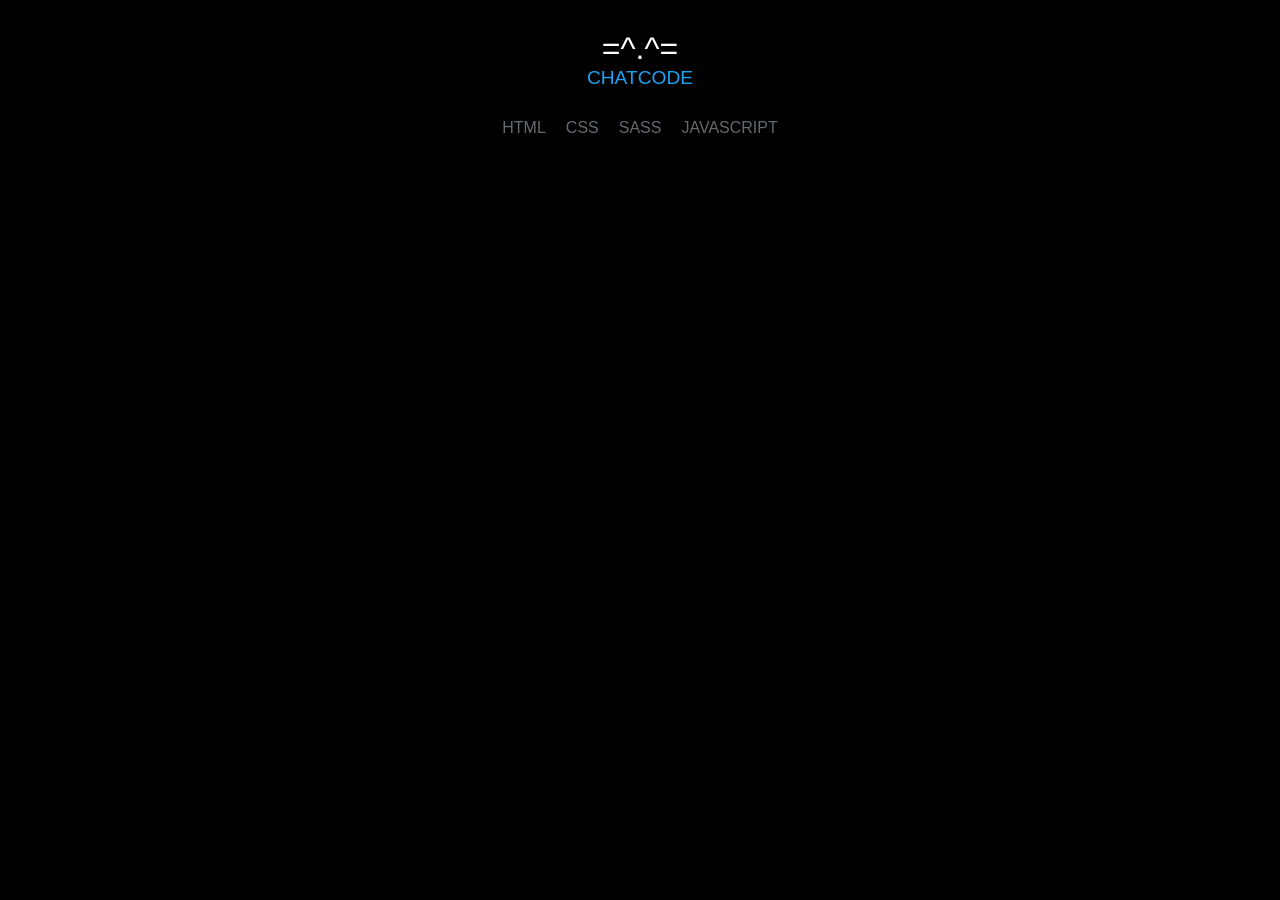
<file: index.html>
<!DOCTYPE html>
<html lang="fr">
<head>
    <meta charset="UTF-8">
    <meta http-equiv="X-UA-Compatible" content="IE=edge">
    <meta name="viewport" content="width=device-width, initial-scale=1.0">
    <link href="../css/style.css" rel="stylesheet">
    <link rel="stylesheet" href="../prism/prism.css" />
    <script src="../prism/prism.js"></script>
    <title>Flexbox</title>
</head>
<body>
    <header>
        <a href="../index.html">
            <p class="logo-chat">=^.^=</p>
            <p class="logo-texte">CHATCODE</p>
        </a>
        <nav>
            <ul>
                <li>
                    <a href="html/html.html">
                        HTML
                    </a>
                </li>
                <li>
                    <a href="">
                        CSS
                    </a>
                </li>
                <li>
                    <a href="">
                        SASS
                    </a>
                </li>
                <li>
                    <a href="/html/javascript.html">
                        JAVASCRIPT
                    </a>
                </li>
            </ul>
        </nav>
    </header>
    <main>
            
    </main>
</body>
</html>
</file>
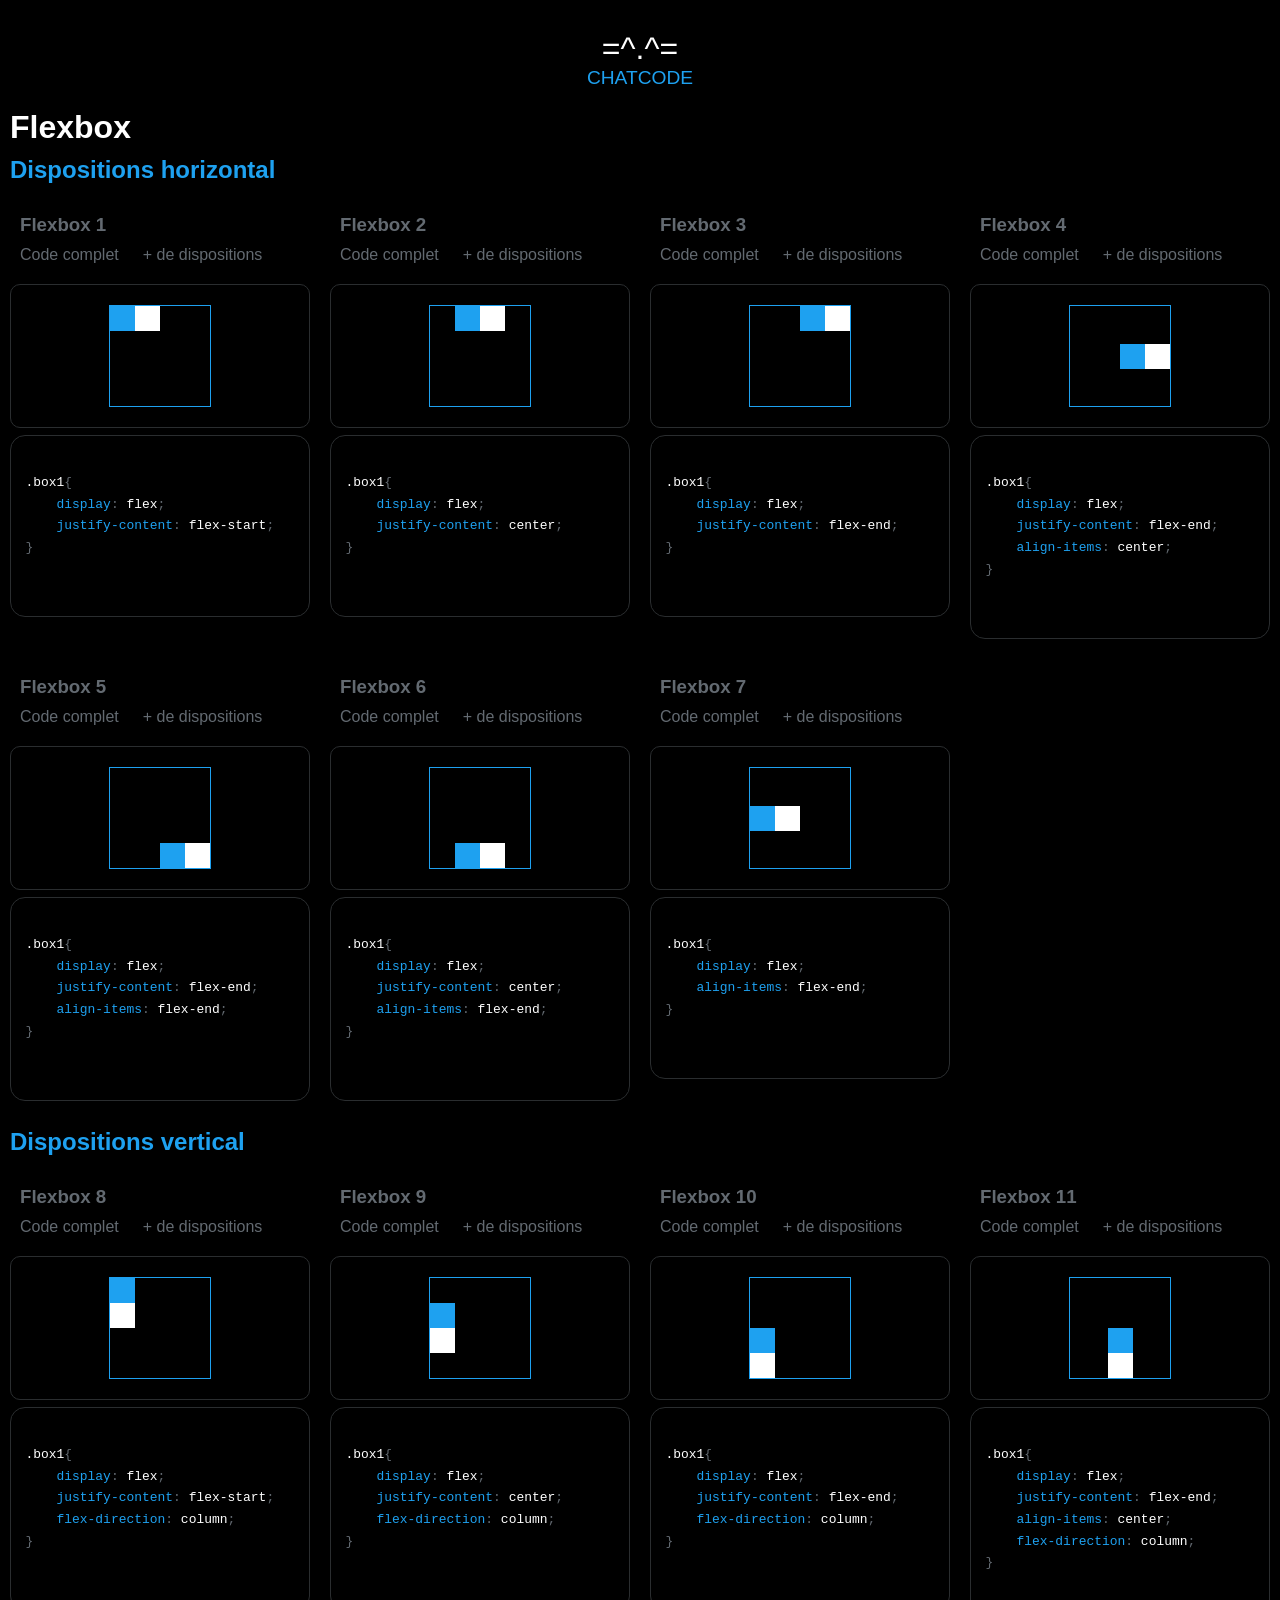
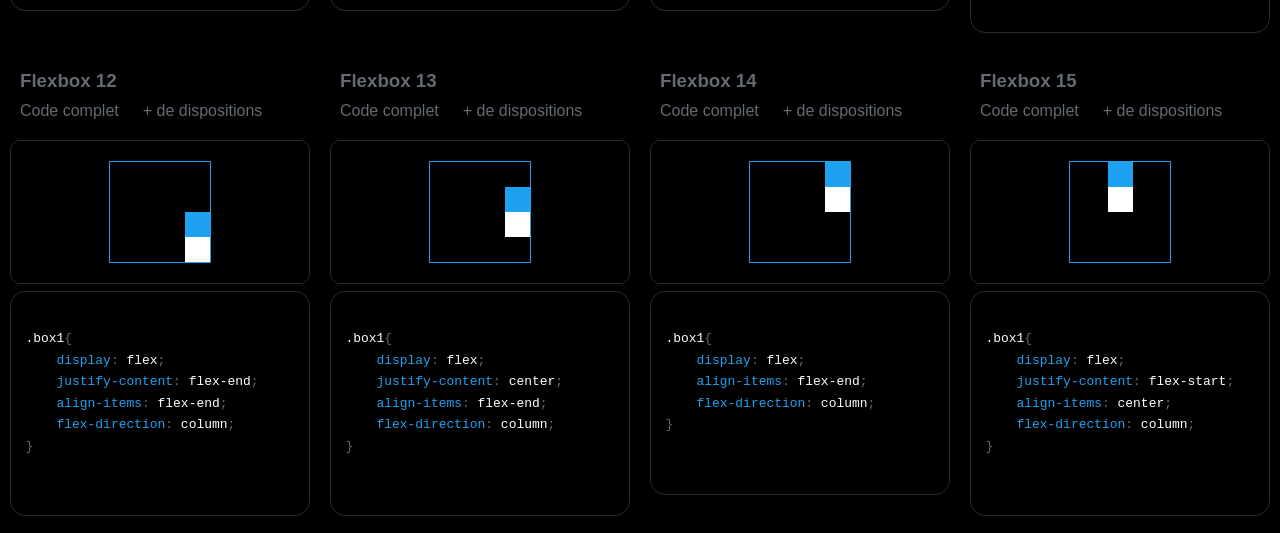
<file: html/flexbox0.html>
<!DOCTYPE html>
<html lang="fr">
<head>
    <meta charset="UTF-8">
    <meta http-equiv="X-UA-Compatible" content="IE=edge">
    <meta name="viewport" content="width=device-width, initial-scale=1.0">
    <link href="../css/style.css" rel="stylesheet">
    <link rel="stylesheet" href="../prism/prism.css" />
    <script src="../prism/prism.js"></script>
    <title>Flexbox</title>
</head>
<body>
    <header>
        <a href="../index.html">
            <p class="logo-chat">=^.^=</p>
            <p class="logo-texte">CHATCODE</p>
        </a>
    </header>
    <main>
        <h1>Flexbox</h1>
        <h2>Dispositions horizontal</h2>
        <article class="article-flexbox">
            <section class="section-flexbox">
                <h3>Flexbox 1</h3>
                <a href="https://codepen.io/ElieMan/pen/BaRrOoE" target="_blank">Code complet</a>
                <a class="plus" href="./flexbox1.html">+ de dispositions</a>
                <div class="box-exemple">
                    <div class="justify-content0 box-exemple__template">
                        <div class="box-exemple__template--box2"></div>
                        <div class="box-exemple__template--box3"></div>
                    </div>
                </div>
                <pre class="code">
                    <code class="language-css">   
.box1{
    display: flex;
    justify-content: flex-start;
}
                    </code>
                </pre>
            </section>
            <section class="section-flexbox">
                <h3>Flexbox 2</h3>
                <a href="https://codepen.io/ElieMan/pen/qBmoMRx" target="_blank">Code complet</a>
                <a class="plus" href="./flexbox1.html">+ de dispositions</a>
                <div class="box-exemple">
                    <div class="justify-content1 box-exemple__template">
                        <div class="box-exemple__template--box2"></div>
                        <div class="box-exemple__template--box3"></div>
                    </div>
                </div>
                <pre class="code">
                    <code class="language-css">   
.box1{
    display: flex;
    justify-content: center;
}
                    </code>
                </pre>
            </section>
            <section class="section-flexbox">
                <h3>Flexbox 3</h3>
                <a href="https://codepen.io/ElieMan/pen/vYmRzmQ" target="_blank">Code complet</a>
                <a class="plus" href="./flexbox1.html">+ de dispositions</a>
                <div class="box-exemple">
                    <div class="justify-content2 box-exemple__template">
                        <div class="box-exemple__template--box2"></div>
                        <div class="box-exemple__template--box3"></div>
                    </div>
                </div>
                <pre class="code">
                    <code class="language-css">   
.box1{
    display: flex;
    justify-content: flex-end;
}
                    </code>
                </pre>
            </section>
            <section class="section-flexbox">
                <h3>Flexbox 4</h3>
                <a href="https://codepen.io/ElieMan/pen/wvdmErw" target="_blank">Code complet</a>
                <a class="plus" href="./flexbox4.html">+ de dispositions</a>
                <div class="box-exemple">
                    <div class="justify-content2 align-items1 box-exemple__template">
                        <div class="box-exemple__template--box2"></div>
                        <div class="box-exemple__template--box3"></div>
                    </div>
                </div>
                <pre class="code">
                    <code class="language-css">   
.box1{
    display: flex;
    justify-content: flex-end;
    align-items: center;
}
                    </code>
                </pre>
            </section>
            <section class="section-flexbox">
                <h3>Flexbox 5</h3>
                <a href="https://codepen.io/ElieMan/pen/jOmzvzr" target="_blank">Code complet</a>
                <a class="plus" href="./flexbox5.html">+ de dispositions</a>
                <div class="box-exemple">
                    <div class="justify-content2 align-items2 box-exemple__template">
                        <div class="box-exemple__template--box2"></div>
                        <div class="box-exemple__template--box3"></div>
                    </div>
                </div>
                <pre class="code">
                    <code class="language-css">   
.box1{
    display: flex;
    justify-content: flex-end;
    align-items: flex-end;
}
                    </code>
                </pre>
            </section>
            <section class="section-flexbox">
                <h3>Flexbox 6</h3>
                <a href="https://codepen.io/ElieMan/pen/wvdmQGm" target="_blank">Code complet</a>
                <a class="plus" href="./flexbox5.html">+ de dispositions</a>
                <div class="box-exemple">
                    <div class="justify-content1 align-items2 box-exemple__template">
                        <div class="box-exemple__template--box2"></div>
                        <div class="box-exemple__template--box3"></div>
                    </div>
                </div>
                <pre class="code">
                    <code class="language-css">   
.box1{
    display: flex;
    justify-content: center;
    align-items: flex-end;
}
                    </code>
                </pre>
            </section>
            <section class="section-flexbox">
                <h3>Flexbox 7</h3>
                <a href="https://codepen.io/ElieMan/pen/mdmxQEM" target="_blank">Code complet</a>
                <a class="plus" href="./flexbox4.html">+ de dispositions</a>
                <div class="box-exemple">
                    <div class="justify-content3 align-items1 box-exemple__template">
                        <div class="box-exemple__template--box2"></div>
                        <div class="box-exemple__template--box3"></div>
                    </div>
                </div>
                <pre class="code">
                    <code class="language-css">   
.box1{
    display: flex;
    align-items: flex-end;
}
                    </code>
                </pre>
            </section>
        </article>
        <h2>Dispositions vertical</h2>
        <article class="article-flexbox">
            <section class="section-flexbox">
                <h3>Flexbox 8</h3>
                <a href="https://codepen.io/ElieMan/pen/VwbXVKP" target="_blank">Code complet</a>
                <a class="plus" href="./flexbox8.html">+ de dispositions</a>
                <div class="box-exemple">
                    <div class="justify-content0 box-exemple__template vertical">
                        <div class="box-exemple__template--box2"></div>
                        <div class="box-exemple__template--box3"></div>
                    </div>
                </div>
                <pre class="code">
                    <code class="language-css">   
.box1{
    display: flex;
    justify-content: flex-start;
    flex-direction: column;
}
                    </code>
                </pre>
            </section>
            <section class="section-flexbox">
                <h3>Flexbox 9</h3>
                <a href="https://codepen.io/ElieMan/pen/xxdWQRw" target="_blank">Code complet</a>
                <a class="plus" href="./flexbox8.html">+ de dispositions</a>
                <div class="box-exemple">
                    <div class="justify-content1 box-exemple__template vertical">
                        <div class="box-exemple__template--box2"></div>
                        <div class="box-exemple__template--box3"></div>
                    </div>
                </div>
                <pre class="code">
                    <code class="language-css">   
.box1{
    display: flex;
    justify-content: center;
    flex-direction: column;
}
                    </code>
                </pre>
            </section>
            <section class="section-flexbox">
                <h3>Flexbox 10</h3>
                <a href="https://codepen.io/ElieMan/pen/NWjMpyW" target="_blank">Code complet</a>
                <a class="plus" href="./flexbox8.html">+ de dispositions</a>
                <div class="box-exemple">
                    <div class="justify-content2 box-exemple__template vertical">
                        <div class="box-exemple__template--box2"></div>
                        <div class="box-exemple__template--box3"></div>
                    </div>
                </div>
                <pre class="code">
                    <code class="language-css">   
.box1{
    display: flex;
    justify-content: flex-end;
    flex-direction: column;
}
                    </code>
                </pre>
            </section>
            <section class="section-flexbox">
                <h3>Flexbox 11</h3>
                <a href="https://codepen.io/ElieMan/pen/poPVaRr" target="_blank">Code complet</a>
                <a class="plus" href="./flexbox11.html">+ de dispositions</a>
                <div class="box-exemple">
                    <div class="justify-content2 align-items1 box-exemple__template vertical">
                        <div class="box-exemple__template--box2"></div>
                        <div class="box-exemple__template--box3"></div>
                    </div>
                </div>
                <pre class="code">
                    <code class="language-css">   
.box1{
    display: flex;
    justify-content: flex-end;
    align-items: center;
    flex-direction: column;
}
                    </code>
                </pre>
            </section>
            <section class="section-flexbox">
                <h3>Flexbox 12</h3>
                <a href="https://codepen.io/ElieMan/pen/oNWagQY" target="_blank">Code complet</a>
                <a class="plus" href="./flexbox12.html">+ de dispositions</a>
                <div class="box-exemple">
                    <div class="justify-content2 align-items2 box-exemple__template vertical">
                        <div class="box-exemple__template--box2"></div>
                        <div class="box-exemple__template--box3"></div>
                    </div>
                </div>
                <pre class="code">
                    <code class="language-css">   
.box1{
    display: flex;
    justify-content: flex-end;
    align-items: flex-end;
    flex-direction: column;
}
                    </code>
                </pre>
            </section>
            <section class="section-flexbox">
                <h3>Flexbox 13</h3>
                <a href="https://codepen.io/ElieMan/pen/ZEKqYmd" target="_blank">Code complet</a>
                <a class="plus" href="./flexbox12.html">+ de dispositions</a>
                <div class="box-exemple">
                    <div class="justify-content1 align-items2 box-exemple__template vertical">
                        <div class="box-exemple__template--box2"></div>
                        <div class="box-exemple__template--box3"></div>
                    </div>
                </div>
                <pre class="code">
                    <code class="language-css">   
.box1{
    display: flex;
    justify-content: center;
    align-items: flex-end;
    flex-direction: column;
}
                    </code>
                </pre>
            </section>
            <section class="section-flexbox">
                <h3>Flexbox 14</h3>
                <a href="https://codepen.io/ElieMan/pen/NWjOPeL" target="_blank">Code complet</a>
                <a class="plus" href="./flexbox12.html">+ de dispositions</a>
                <div class="box-exemple">
                    <div class="justify-content3 align-items2 box-exemple__template vertical">
                        <div class="box-exemple__template--box2"></div>
                        <div class="box-exemple__template--box3"></div>
                    </div>
                </div>
                <pre class="code">
                    <code class="language-css">   
.box1{
    display: flex;
    align-items: flex-end;
    flex-direction: column;
}
                    </code>
                </pre>
            </section>
            <section class="section-flexbox">
                <h3>Flexbox 15</h3>
                <a href="https://codepen.io/ElieMan/pen/dyWgXGQ" target="_blank">Code complet</a>
                <a class="plus" href="./flexbox11.html">+ de dispositions</a>
                <div class="box-exemple">
                    <div class="justify-content3 align-items1 box-exemple__template vertical">
                        <div class="box-exemple__template--box2"></div>
                        <div class="box-exemple__template--box3"></div>
                    </div>
                </div>
                <pre class="code">
                    <code class="language-css">   
.box1{
    display: flex;
    justify-content: flex-start;
    align-items: center;
    flex-direction: column;
}
                    </code>
                </pre>
            </section>
        </article>
    </main>
</body>
</html>
</file>
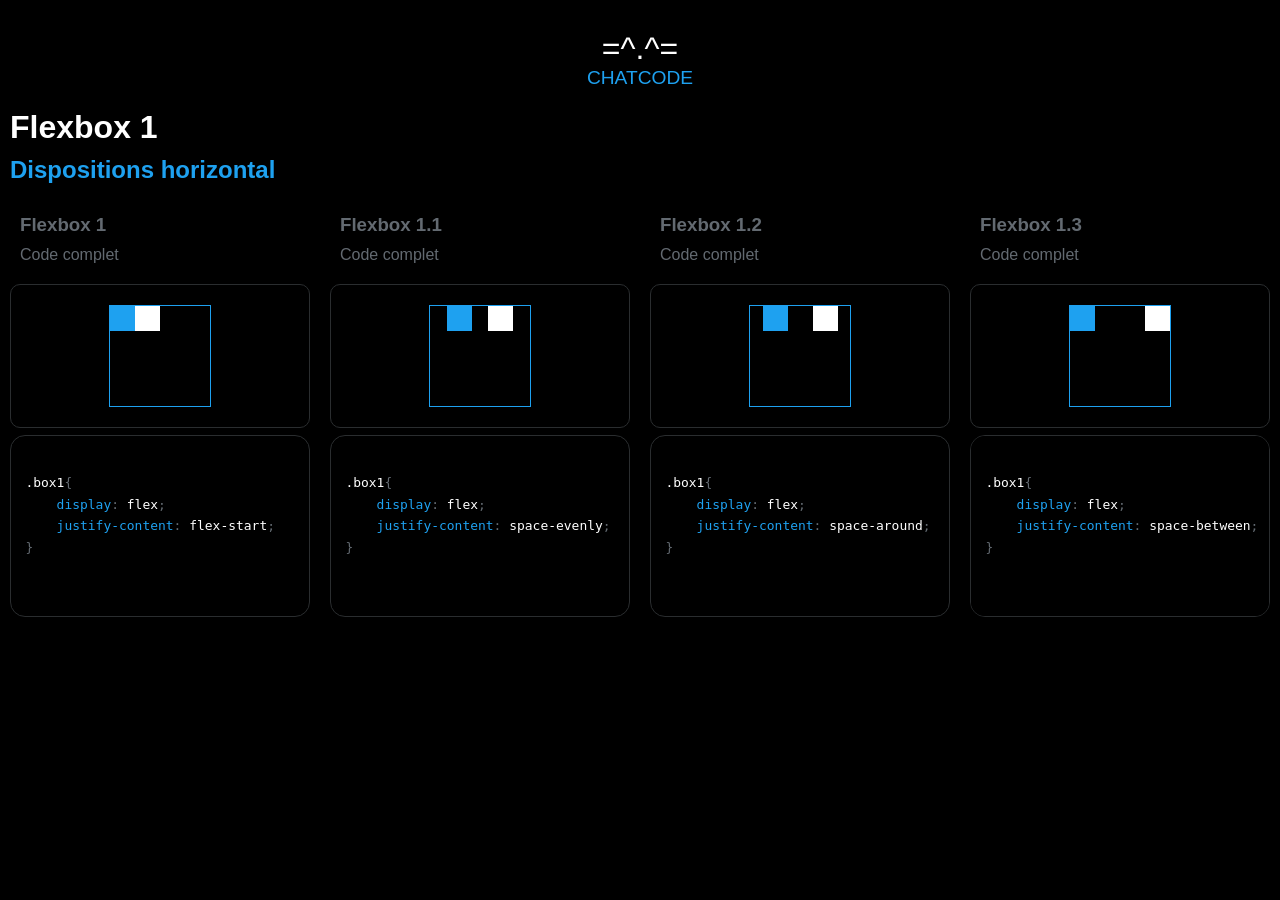
<file: html/flexbox1.html>
<!DOCTYPE html>
<html lang="fr">
<head>
    <meta charset="UTF-8">
    <meta http-equiv="X-UA-Compatible" content="IE=edge">
    <meta name="viewport" content="width=device-width, initial-scale=1.0">
    <link href="../css/style.css" rel="stylesheet">
    <link rel="stylesheet" href="../prism/prism.css" />
    <script src="../prism/prism.js"></script>
    <title>Flexbox</title>
</head>
<body>
    <header>
        <a href="../index.html">
            <p class="logo-chat">=^.^=</p>
            <p class="logo-texte">CHATCODE</p>
        </a>
    </header>
    <main>
        <h1>Flexbox 1</h1>
        <h2>Dispositions horizontal</h2>
        <article class="article-flexbox">
            <section class="section-flexbox">
                <h3>Flexbox 1</h3>
                <a href="https://codepen.io/ElieMan/pen/BaRrOoE" target="_blank">Code complet</a>
                <div class="box-exemple">
                    <div class="justify-content0 box-exemple__template">
                        <div class="box-exemple__template--box2"></div>
                        <div class="box-exemple__template--box3"></div>
                    </div>
                </div>
                <pre class="code">
                    <code class="language-css">   
.box1{
    display: flex;
    justify-content: flex-start;
}
                    </code>
                </pre>
            </section>
            <section class="section-flexbox">
                <h3>Flexbox 1.1</h3>
                <a href="https://codepen.io/ElieMan/pen/ExmErEM" target="_blank">Code complet</a>
                <div class="box-exemple">
                    <div class="space-evenly box-exemple__template">
                        <div class="box-exemple__template--box2"></div>
                        <div class="box-exemple__template--box3"></div>
                    </div>
                </div>
                <pre class="code">
                    <code class="language-css">   
.box1{
    display: flex;
    justify-content: space-evenly;
}
                    </code>
                </pre>
            </section>
            <section class="section-flexbox">
                <h3>Flexbox 1.2</h3>
                <a href="https://codepen.io/ElieMan/pen/MWmVLBq" target="_blank">Code complet</a>
                <div class="box-exemple">
                    <div class="space-around box-exemple__template">
                        <div class="box-exemple__template--box2"></div>
                        <div class="box-exemple__template--box3"></div>
                    </div>
                </div>
                <pre class="code">
                    <code class="language-css">   
.box1{
    display: flex;
    justify-content: space-around;
}
                    </code>
                </pre>
            </section>
            <section class="section-flexbox">
                <h3>Flexbox 1.3</h3>
                <a href="https://codepen.io/ElieMan/pen/VwbXobB" target="_blank">Code complet</a>
                <div class="box-exemple">
                    <div class="space-between box-exemple__template">
                        <div class="box-exemple__template--box2"></div>
                        <div class="box-exemple__template--box3"></div>
                    </div>
                </div>
                <pre class="code">
                    <code class="language-css">   
.box1{
    display: flex;
    justify-content: space-between;
}
                    </code>
                </pre>
            </section>
       </article>
    </main>
</body>
</html>
</file>
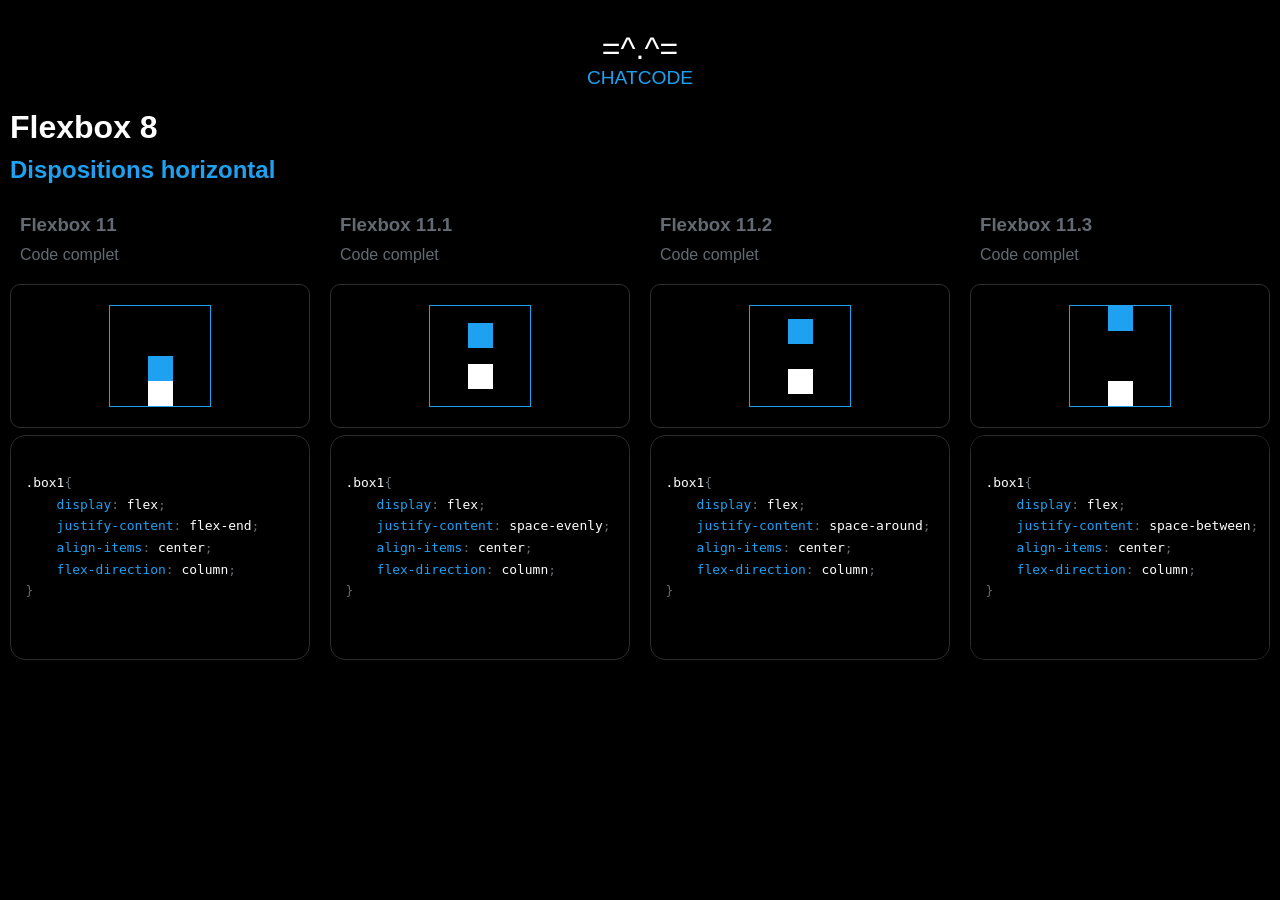
<file: html/flexbox11.html>
<!DOCTYPE html>
<html lang="fr">
<head>
    <meta charset="UTF-8">
    <meta http-equiv="X-UA-Compatible" content="IE=edge">
    <meta name="viewport" content="width=device-width, initial-scale=1.0">
    <link href="../css/style.css" rel="stylesheet">
    <link rel="stylesheet" href="../prism/prism.css" />
    <script src="../prism/prism.js"></script>
    <title>Flexbox</title>
</head>
<body>
    <header>
        <a href="../index.html">
            <p class="logo-chat">=^.^=</p>
            <p class="logo-texte">CHATCODE</p>
        </a>
    </header>
    <main>
        <h1>Flexbox 8</h1>
        <h2>Dispositions horizontal</h2>
        <article class="article-flexbox">
            <section class="section-flexbox">
                <h3>Flexbox 11</h3>
                <a href="https://codepen.io/ElieMan/pen/poPVaRr" target="_blank">Code complet</a>
                <div class="box-exemple">
                    <div class="justify-content2 align-items1 box-exemple__template vertical">
                        <div class="box-exemple__template--box2"></div>
                        <div class="box-exemple__template--box3"></div>
                    </div>
                </div>
                <pre class="code">
                    <code class="language-css">   
.box1{
    display: flex;
    justify-content: flex-end;
    align-items: center;
    flex-direction: column;
}
                    </code>
                </pre>
            </section>
            <section class="section-flexbox">
                <h3>Flexbox 11.1</h3>
                <a href="https://codepen.io/ElieMan/pen/abWRNXL" target="_blank">Code complet</a>
                <div class="box-exemple">
                    <div class="space-evenly align-items1 box-exemple__template vertical">
                        <div class="box-exemple__template--box2"></div>
                        <div class="box-exemple__template--box3"></div>
                    </div>
                </div>
                <pre class="code">
                    <code class="language-css">   
.box1{
    display: flex;
    justify-content: space-evenly;
    align-items: center;
    flex-direction: column;
}
                    </code>
                </pre>
            </section>
            <section class="section-flexbox">
                <h3>Flexbox 11.2</h3>
                <a href="https://codepen.io/ElieMan/pen/JjNmXzp" target="_blank">Code complet</a>
                <div class="box-exemple">
                    <div class="space-around align-items1 box-exemple__template vertical">
                        <div class="box-exemple__template--box2"></div>
                        <div class="box-exemple__template--box3"></div>
                    </div>
                </div>
                <pre class="code">
                    <code class="language-css">   
.box1{
    display: flex;
    justify-content: space-around;
    align-items: center;
    flex-direction: column;
}
                    </code>
                </pre>
            </section>
            <section class="section-flexbox">
                <h3>Flexbox 11.3</h3>
                <a href="https://codepen.io/ElieMan/pen/YzVJqMJ" target="_blank">Code complet</a>
                <div class="box-exemple">
                    <div class="space-between align-items1 box-exemple__template vertical">
                        <div class="box-exemple__template--box2"></div>
                        <div class="box-exemple__template--box3"></div>
                    </div>
                </div>
                <pre class="code">
                    <code class="language-css">   
.box1{
    display: flex;
    justify-content: space-between;
    align-items: center;
    flex-direction: column;
}
                    </code>
                </pre>
            </section>
       </article>
    </main>
</body>
</html>
</file>
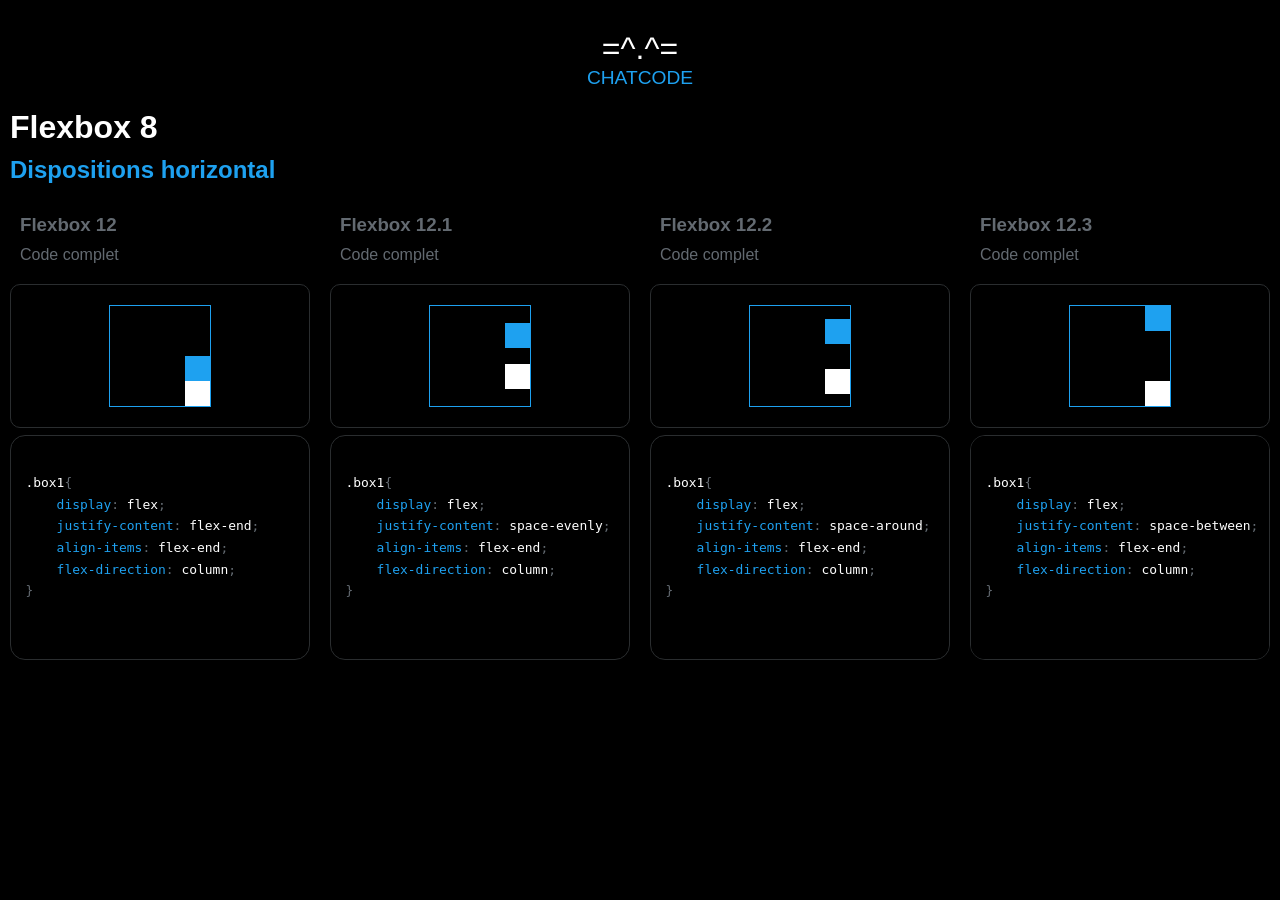
<file: html/flexbox12.html>
<!DOCTYPE html>
<html lang="fr">
<head>
    <meta charset="UTF-8">
    <meta http-equiv="X-UA-Compatible" content="IE=edge">
    <meta name="viewport" content="width=device-width, initial-scale=1.0">
    <link href="../css/style.css" rel="stylesheet">
    <link rel="stylesheet" href="../prism/prism.css" />
    <script src="../prism/prism.js"></script>
    <title>Flexbox</title>
</head>
<body>
    <header>
        <a href="../index.html">
            <p class="logo-chat">=^.^=</p>
            <p class="logo-texte">CHATCODE</p>
        </a>
    </header>
    <main>
        <h1>Flexbox 8</h1>
        <h2>Dispositions horizontal</h2>
        <article class="article-flexbox">
            <section class="section-flexbox">
                <h3>Flexbox 12</h3>
                <a href="https://codepen.io/ElieMan/pen/oNWagQY" target="_blank">Code complet</a>
                <div class="box-exemple">
                    <div class="justify-content2 align-items2 box-exemple__template vertical">
                        <div class="box-exemple__template--box2"></div>
                        <div class="box-exemple__template--box3"></div>
                    </div>
                </div>
                <pre class="code">
                    <code class="language-css">   
.box1{
    display: flex;
    justify-content: flex-end;
    align-items: flex-end;
    flex-direction: column;
}
                    </code>
                </pre>
            </section>
            <section class="section-flexbox">
                <h3>Flexbox 12.1</h3>
                <a href="https://codepen.io/ElieMan/pen/oNWaxKM" target="_blank">Code complet</a>
                <div class="box-exemple">
                    <div class="space-evenly align-items2 box-exemple__template vertical">
                        <div class="box-exemple__template--box2"></div>
                        <div class="box-exemple__template--box3"></div>
                    </div>
                </div>
                <pre class="code">
                    <code class="language-css">   
.box1{
    display: flex;
    justify-content: space-evenly;
    align-items: flex-end;
    flex-direction: column;
}
                    </code>
                </pre>
            </section>
            <section class="section-flexbox">
                <h3>Flexbox 12.2</h3>
                <a href="https://codepen.io/ElieMan/pen/rNmqLNz" target="_blank">Code complet</a>
                <div class="box-exemple">
                    <div class="space-around align-items2 box-exemple__template vertical">
                        <div class="box-exemple__template--box2"></div>
                        <div class="box-exemple__template--box3"></div>
                    </div>
                </div>
                <pre class="code">
                    <code class="language-css">   
.box1{
    display: flex;
    justify-content: space-around;
    align-items: flex-end;
    flex-direction: column;
}
                    </code>
                </pre>
            </section>
            <section class="section-flexbox">
                <h3>Flexbox 12.3</h3>
                <a href="https://codepen.io/ElieMan/pen/ZEKqOYK" target="_blank">Code complet</a>
                <div class="box-exemple">
                    <div class="space-between align-items2 box-exemple__template vertical">
                        <div class="box-exemple__template--box2"></div>
                        <div class="box-exemple__template--box3"></div>
                    </div>
                </div>
                <pre class="code">
                    <code class="language-css">   
.box1{
    display: flex;
    justify-content: space-between;
    align-items: flex-end;
    flex-direction: column;
}
                    </code>
                </pre>
            </section>
       </article>
    </main>
</body>
</html>
</file>
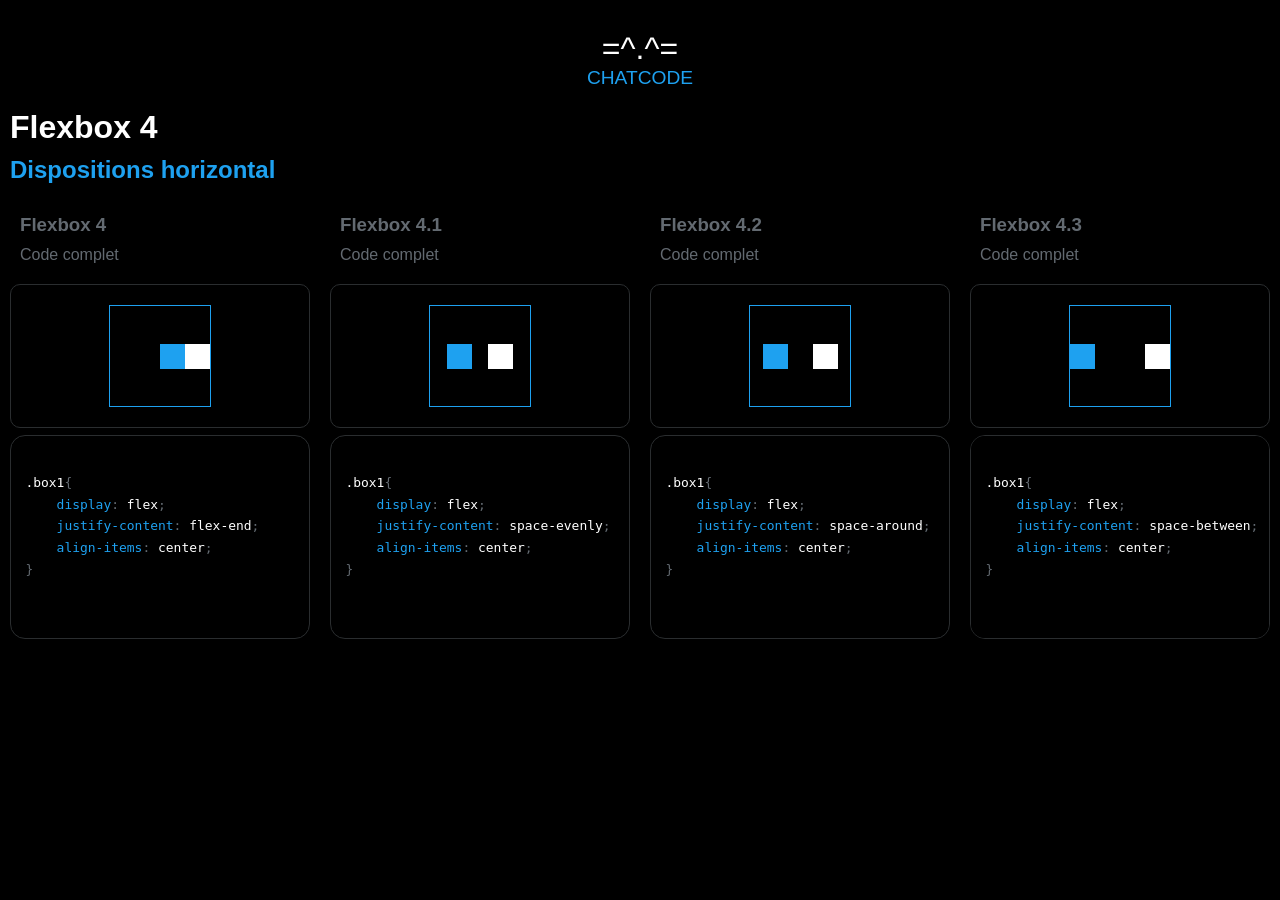
<file: html/flexbox4.html>
<!DOCTYPE html>
<html lang="fr">
<head>
    <meta charset="UTF-8">
    <meta http-equiv="X-UA-Compatible" content="IE=edge">
    <meta name="viewport" content="width=device-width, initial-scale=1.0">
    <link href="../css/style.css" rel="stylesheet">
    <link rel="stylesheet" href="../prism/prism.css" />
    <script src="../prism/prism.js"></script>
    <title>Flexbox</title>
</head>
<body>
    <header>
        <a href="../index.html">
            <p class="logo-chat">=^.^=</p>
            <p class="logo-texte">CHATCODE</p>
        </a>
    </header>
    <main>
        <h1>Flexbox 4</h1>
        <h2>Dispositions horizontal</h2>
        <article class="article-flexbox">
            <section class="section-flexbox">
                <h3>Flexbox 4</h3>
                <a href="https://codepen.io/ElieMan/pen/wvdmErw" target="_blank">Code complet</a>
                <div class="box-exemple">
                    <div class="justify-content2 align-items1 box-exemple__template">
                        <div class="box-exemple__template--box2"></div>
                        <div class="box-exemple__template--box3"></div>
                    </div>
                </div>
                <pre class="code">
                    <code class="language-css">   
.box1{
    display: flex;
    justify-content: flex-end;
    align-items: center;
}
                    </code>
                </pre>
            </section>
            <section class="section-flexbox">
                <h3>Flexbox 4.1</h3>
                <a href="https://codepen.io/ElieMan/pen/QWvmoZP" target="_blank">Code complet</a>
                <div class="box-exemple">
                    <div class="space-evenly align-items1 box-exemple__template">
                        <div class="box-exemple__template--box2"></div>
                        <div class="box-exemple__template--box3"></div>
                    </div>
                </div>
                <pre class="code">
                    <code class="language-css">   
.box1{
    display: flex;
    justify-content: space-evenly;
    align-items: center;
}
                    </code>
                </pre>
            </section>
            <section class="section-flexbox">
                <h3>Flexbox 4.2</h3>
                <a href="https://codepen.io/ElieMan/pen/PomRLgy" target="_blank">Code complet</a>
                <div class="box-exemple">
                    <div class="space-around align-items1 box-exemple__template">
                        <div class="box-exemple__template--box2"></div>
                        <div class="box-exemple__template--box3"></div>
                    </div>
                </div>
                <pre class="code">
                    <code class="language-css">   
.box1{
    display: flex;
    justify-content: space-around;
    align-items: center;
}
                    </code>
                </pre>
            </section>
            <section class="section-flexbox">
                <h3>Flexbox 4.3</h3>
                <a href="https://codepen.io/ElieMan/pen/VwbXNZQ" target="_blank">Code complet</a>
                <div class="box-exemple">
                    <div class="space-between align-items1 box-exemple__template">
                        <div class="box-exemple__template--box2"></div>
                        <div class="box-exemple__template--box3"></div>
                    </div>
                </div>
                <pre class="code">
                    <code class="language-css">   
.box1{
    display: flex;
    justify-content: space-between;
    align-items: center;
}
                    </code>
                </pre>
            </section>
       </article>
    </main>
</body>
</html>
</file>
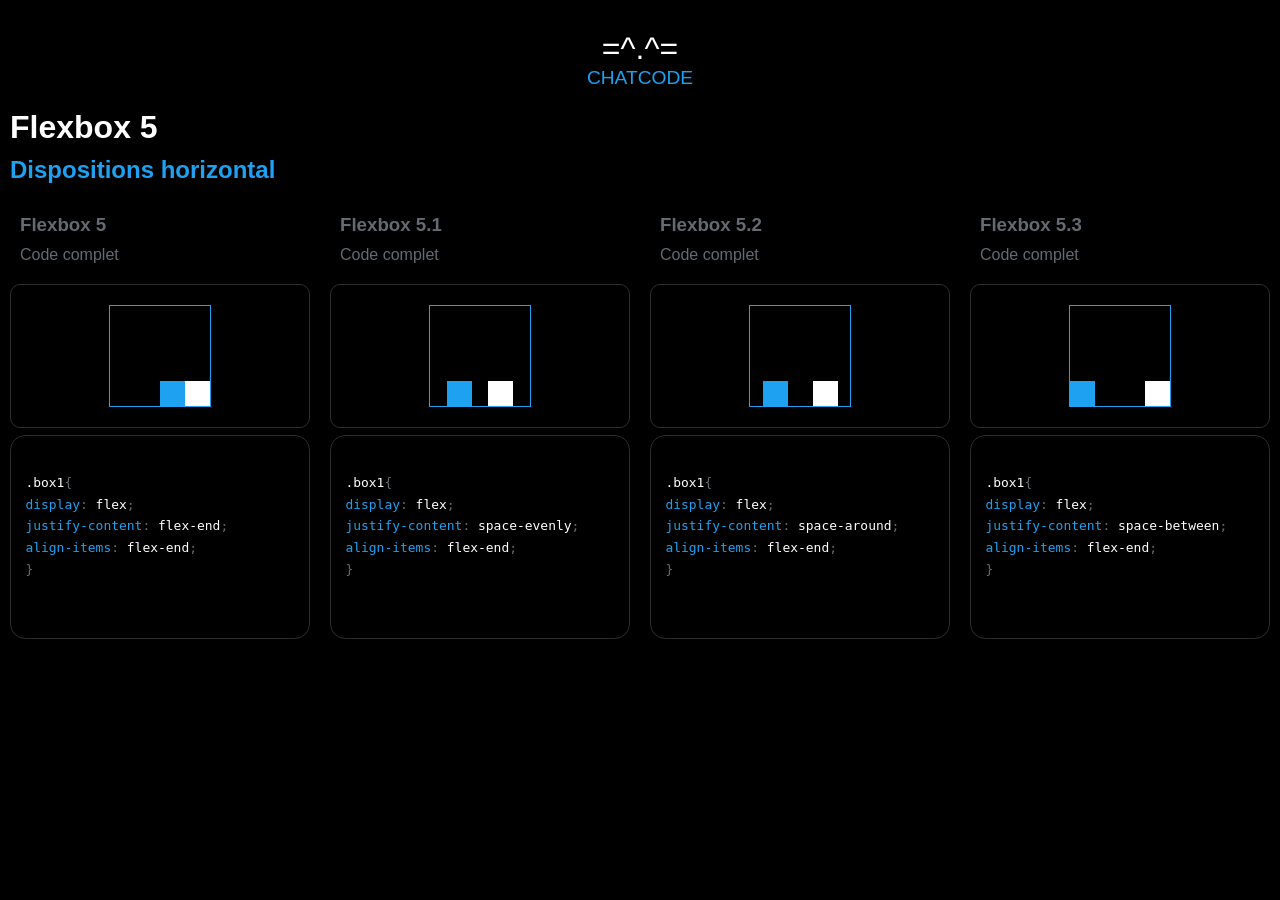
<file: html/flexbox5.html>
<!DOCTYPE html>
<html lang="fr">
<head>
    <meta charset="UTF-8">
    <meta http-equiv="X-UA-Compatible" content="IE=edge">
    <meta name="viewport" content="width=device-width, initial-scale=1.0">
    <link href="../css/style.css" rel="stylesheet">
    <link rel="stylesheet" href="../prism/prism.css" />
    <script src="../prism/prism.js"></script>
    <title>Flexbox</title>
</head>
<body>
    <header>
        <a href="../index.html">
            <p class="logo-chat">=^.^=</p>
            <p class="logo-texte">CHATCODE</p>
        </a>
    </header>
    <main>
        <h1>Flexbox 5</h1>
        <h2>Dispositions horizontal</h2>
            <article class="article-flexbox">
            <section class="section-flexbox">
                <h3>Flexbox 5</h3>
                <a href="https://codepen.io/ElieMan/pen/jOmzvzr" target="_blank">Code complet</a>
                <div class="box-exemple">
                    <div class="justify-content2 align-items2 box-exemple__template">
                        <div class="box-exemple__template--box2"></div>
                        <div class="box-exemple__template--box3"></div>
                    </div>
                </div>
                <pre class="code">
                    <code class="language-css">   
.box1{
display: flex;
justify-content: flex-end;
align-items: flex-end;
}
                    </code>
                </pre>
            </section>
            <section class="section-flexbox">
                <h3>Flexbox 5.1</h3>
                <a href="https://codepen.io/ElieMan/pen/yLbKdqm" target="_blank">Code complet</a>
                <div class="box-exemple">
                    <div class="space-evenly align-items2 box-exemple__template">
                        <div class="box-exemple__template--box2"></div>
                        <div class="box-exemple__template--box3"></div>
                    </div>
                </div>
                <pre class="code">
                    <code class="language-css">   
.box1{
display: flex;
justify-content: space-evenly;
align-items: flex-end;
}
                    </code>
                </pre>
            </section>
            <section class="section-flexbox">
                <h3>Flexbox 5.2</h3>
                <a href="https://codepen.io/ElieMan/pen/RwVMzEQ" target="_blank">Code complet</a>
                <div class="box-exemple">
                    <div class="space-around align-items2 box-exemple__template">
                        <div class="box-exemple__template--box2"></div>
                        <div class="box-exemple__template--box3"></div>
                    </div>
                </div>
                <pre class="code">
                    <code class="language-css">   
.box1{
display: flex;
justify-content: space-around;
align-items: flex-end;
}
                    </code>
                </pre>
            </section>
            <section class="section-flexbox">
                <h3>Flexbox 5.3</h3>
                <a href="https://codepen.io/ElieMan/pen/dyWmBLV" target="_blank">Code complet</a>
                <div class="box-exemple">
                    <div class="space-between align-items2 box-exemple__template">
                        <div class="box-exemple__template--box2"></div>
                        <div class="box-exemple__template--box3"></div>
                    </div>
                </div>
                <pre class="code">
                    <code class="language-css">   
.box1{
display: flex;
justify-content: space-between;
align-items: flex-end;
}
                    </code>
                </pre>
            </section>
       </article>
    </main>
</body>
</html>
</file>
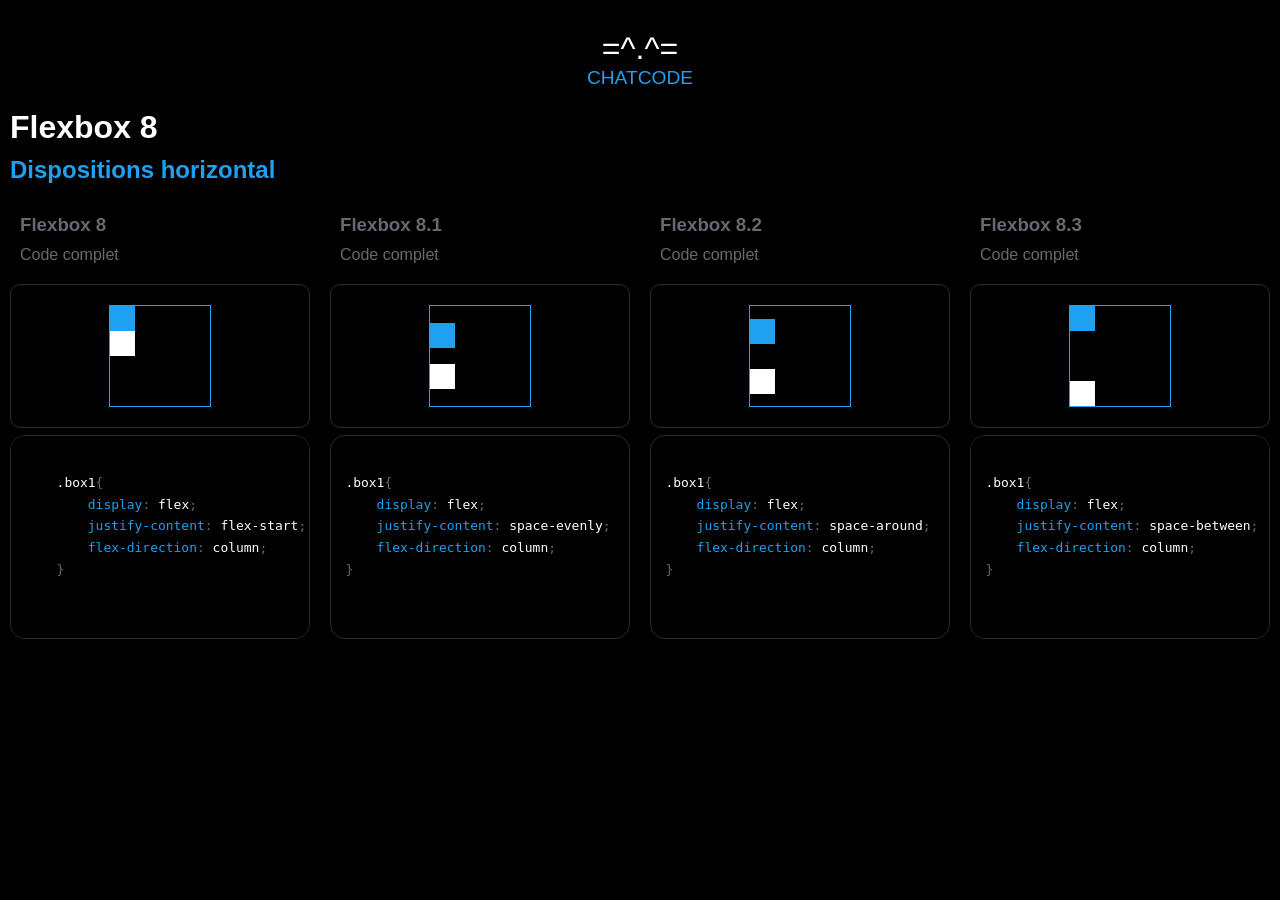
<file: html/flexbox8.html>
<!DOCTYPE html>
<html lang="fr">
<head>
    <meta charset="UTF-8">
    <meta http-equiv="X-UA-Compatible" content="IE=edge">
    <meta name="viewport" content="width=device-width, initial-scale=1.0">
    <link href="../css/style.css" rel="stylesheet">
    <link rel="stylesheet" href="../prism/prism.css" />
    <script src="../prism/prism.js"></script>
    <title>Flexbox</title>
</head>
<body>
    <header>
        <a href="../index.html">
            <p class="logo-chat">=^.^=</p>
            <p class="logo-texte">CHATCODE</p>
        </a>
    </header>
    <main>
        <h1>Flexbox 8</h1>
        <h2>Dispositions horizontal</h2>
            <article class="article-flexbox">
                <section class="section-flexbox">
                    <h3>Flexbox 8</h3>
                    <a href="https://codepen.io/ElieMan/pen/VwbXVKP" target="_blank">Code complet</a>
                    <div class="box-exemple">
                        <div class="justify-content0 box-exemple__template vertical">
                            <div class="box-exemple__template--box2"></div>
                            <div class="box-exemple__template--box3"></div>
                        </div>
                    </div>
                    <pre class="code">
                        <code class="language-css">   
    .box1{
        display: flex;
        justify-content: flex-start;
        flex-direction: column;
    }
                        </code>
                    </pre>
                </section>
                <section class="section-flexbox">
                    <h3>Flexbox 8.1</h3>
                    <a href="https://codepen.io/ElieMan/pen/OJmBNEq" target="_blank">Code complet</a>
                    <div class="box-exemple">
                        <div class="space-evenly box-exemple__template vertical">
                            <div class="box-exemple__template--box2"></div>
                            <div class="box-exemple__template--box3"></div>
                        </div>
                    </div>
                    <pre class="code">
                        <code class="language-css">   
.box1{
    display: flex;
    justify-content: space-evenly;
    flex-direction: column;
}
                        </code>
                    </pre>
                </section>
                <section class="section-flexbox">
                    <h3>Flexbox 8.2</h3>
                    <a href="https://codepen.io/ElieMan/pen/vYmVGaz" target="_blank">Code complet</a>
                    <div class="box-exemple">
                        <div class="space-around box-exemple__template vertical">
                            <div class="box-exemple__template--box2"></div>
                            <div class="box-exemple__template--box3"></div>
                        </div>
                    </div>
                    <pre class="code">
                        <code class="language-css">   
.box1{
    display: flex;
    justify-content: space-around;
    flex-direction: column;
}
                        </code>
                    </pre>
                </section>
                <section class="section-flexbox">
                    <h3>Flexbox 8.3</h3>
                    <a href="https://codepen.io/ElieMan/pen/QWvZNZw" target="_blank">Code complet</a>
                    <div class="box-exemple">
                        <div class="space-between box-exemple__template vertical">
                            <div class="box-exemple__template--box2"></div>
                            <div class="box-exemple__template--box3"></div>
                        </div>
                    </div>
                    <pre class="code">
                        <code class="language-css">   
.box1{
    display: flex;
    justify-content: space-between;
    flex-direction: column;
}
                        </code>
                    </pre>
                </section>
       </article>
    </main>
</body>
</html>
</file>
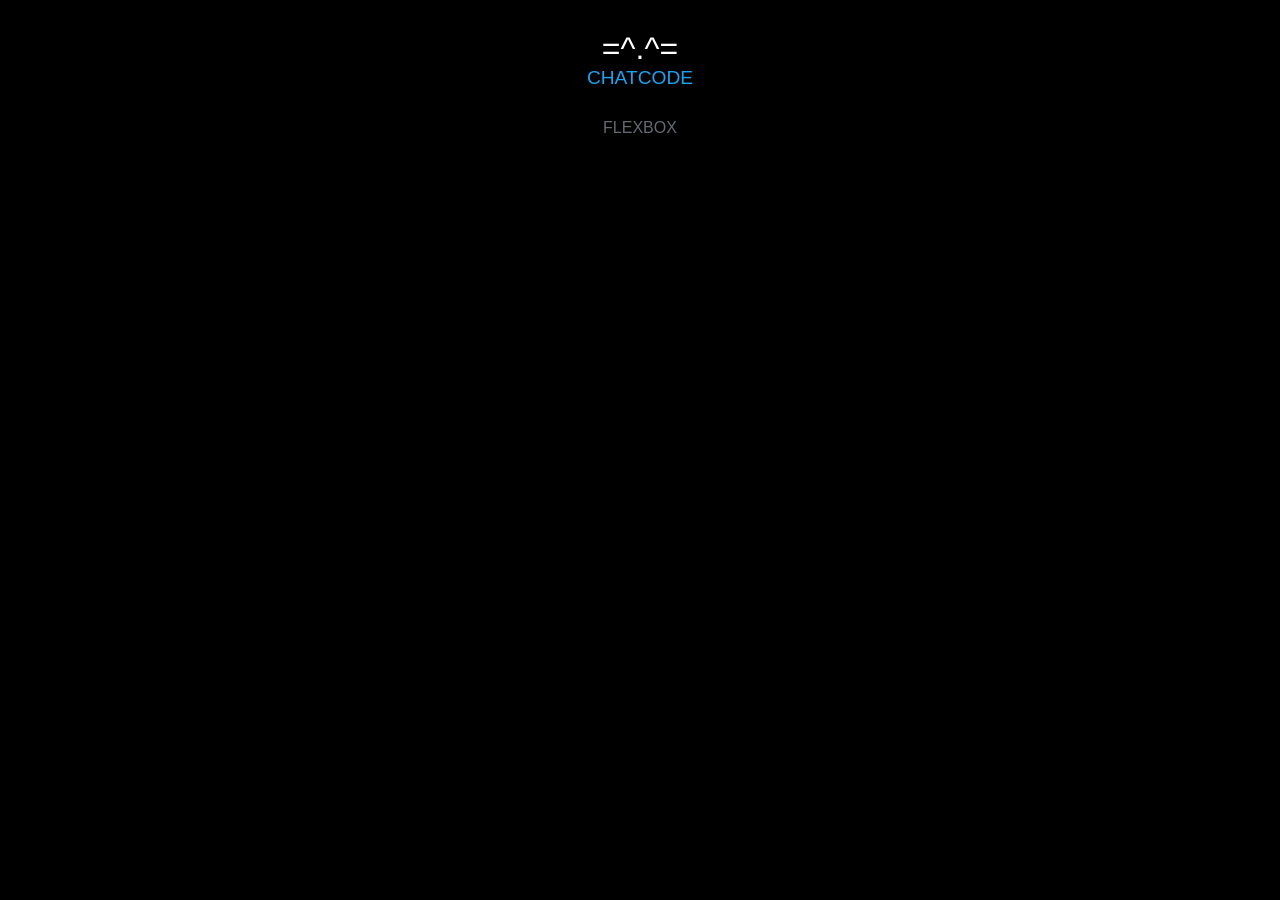
<file: html/html.html>
<!DOCTYPE html>
<html lang="fr">
<head>
    <meta charset="UTF-8">
    <meta http-equiv="X-UA-Compatible" content="IE=edge">
    <meta name="viewport" content="width=device-width, initial-scale=1.0">
    <link href="../css/style.css" rel="stylesheet">
    <link rel="stylesheet" href="../prism/prism.css" />
    <script src="../prism/prism.js"></script>
    <title>Flexbox</title>
</head>
<body>
    <header>
        <a href="../index.html">
            <p class="logo-chat">=^.^=</p>
            <p class="logo-texte">CHATCODE</p>
        </a>
        <nav>
            <ul>
                <li>
                    <a href="flexbox0.html">
                        FLEXBOX
                    </a>
                </li>
            </ul>
        </nav>
    </header>
    <main>
          
    </main>
</body>
</html>
</file>
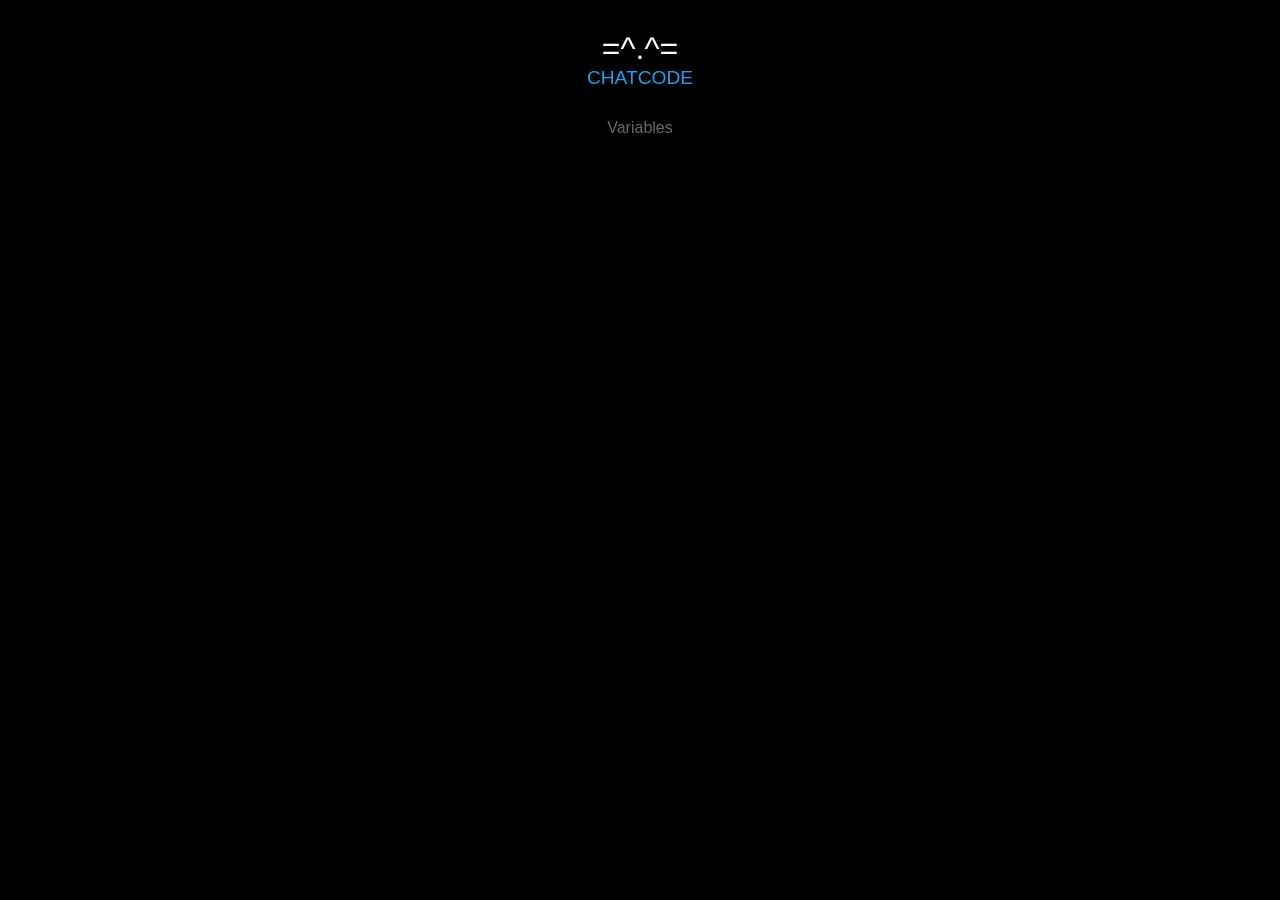
<file: html/javascript.html>
<!DOCTYPE html>
<html lang="fr">
<head>
    <meta charset="UTF-8">
    <meta http-equiv="X-UA-Compatible" content="IE=edge">
    <meta name="viewport" content="width=device-width, initial-scale=1.0">
    <link href="../css/style.css" rel="stylesheet">
    <link rel="stylesheet" href="../prism/prism.css" />
    <script src="../prism/prism.js"></script>
    <title>Flexbox</title>
</head>
<body>
    <header>
        <a href="../index.html">
            <p class="logo-chat">=^.^=</p>
            <p class="logo-texte">CHATCODE</p>
        </a>
        <nav>
            <ul>
                <li>
                    <a href="javascript_variables.html">
                        Variables
                    </a>
                </li>
            </ul>
        </nav>
    </header>
    <main>
            
    </main>
</body>
</html>
</file>
<file: css/style.css>
* {
  margin: 0;
  padding: 0;
  list-style-type: none;
  text-decoration: none;
}

.logo-texte, .logo-chat, .logo-soleil {
  font-family: Arial, Helvetica, sans-serif;
  display: flex;
  justify-content: center;
}

.logo-texte {
  color: #1ea1f0;
  font-size: 1.2em;
}

.logo-chat {
  margin-top: 20px;
  font-size: 2em;
  color: white;
}

header {
  display: flex;
  justify-content: center;
  flex-direction: column;
}

ul {
  margin-top: 20px;
  display: flex;
  justify-content: center;
}

body {
  background-color: black;
}

h1 {
  color: white;
  font-family: Arial;
  margin: 10px;
}

h2 {
  color: #1ea1f0;
  font-family: Arial;
  margin: 10px;
}

h3 {
  color: #636a71;
  font-family: Arial;
  margin: 10px;
}

a {
  color: #636a71;
  font-family: Arial;
  margin: 10px;
}

a:hover {
  color: #1ea1f0;
  text-decoration: underline;
}

.plus {
  color: #636a71;
  font-family: Arial;
  margin: 10px;
}

.plus:hover {
  color: #17b85e;
}

.article-flexbox {
  display: flex;
  flex-wrap: wrap;
}

.section-flexbox {
  margin: 10px;
  width: 300px;
}

.box-exemple {
  margin-top: 20px;
  display: flex;
  justify-content: center;
  border: 1px solid #2a2d2f;
  padding: 20px;
  border-radius: 10px;
}
.box-exemple__template {
  width: 100px;
  height: 100px;
  background-color: black;
  border: 1px solid #1ea1f0;
  display: flex;
}
.box-exemple__template--box2 {
  background-color: #1ea1f0;
  width: 25px;
  height: 25px;
}
.box-exemple__template--box3 {
  background-color: white;
  width: 25px;
  height: 25px;
}

.vertical {
  flex-direction: column;
}

.space-evenly {
  justify-content: space-evenly;
}

.space-around {
  justify-content: space-around;
}

.space-between {
  justify-content: space-between;
}

.justify-content0 {
  justify-content: flex-start;
}

.justify-content1 {
  justify-content: center;
}

.justify-content2 {
  justify-content: flex-end;
}

.align-items0 {
  align-items: flex-start;
}

.align-items1 {
  align-items: center;
}

.align-items2 {
  align-items: flex-end;
}

.ok {
  background-color: red;
  width: 300px;
  height: 300px;
}

/*# sourceMappingURL=style.css.map */
</file>
<file: prism/prism.css>
/* PrismJS 1.24.1
https://prismjs.com/download.html#themes=prism-tomorrow&languages=[base64] */
/**
 * prism.js tomorrow night eighties for JavaScript, CoffeeScript, CSS and HTML
 * Based on https://github.com/chriskempson/tomorrow-theme
 * @author Rose Pritchard
 */

code[class*="language-"],
pre[class*="language-"] {
	color: white;
	background: none;
	font-family: Consolas, Monaco, 'Andale Mono', 'Ubuntu Mono', monospace;
	font-size: 0.9em;
	text-align: left;
	white-space: pre;
	word-spacing: normal;
	word-break: normal;
	word-wrap: normal;
	line-height: 1.5;

	-moz-tab-size: 4;
	-o-tab-size: 4;
	tab-size: 4;

	-webkit-hyphens: none;
	-moz-hyphens: none;
	-ms-hyphens: none;
	hyphens: none;

}

/* Code blocks */
pre[class*="language-"] {
	padding: 1em;
	margin: .5em 0;
	overflow: auto;
}

:not(pre) > code[class*="language-"],
pre[class*="language-"] {
	background: black;
	border: 1px solid #2a2d2f;
	border-radius: 15px;
}

/* Inline code */
:not(pre) > code[class*="language-"] {
	padding: .1em;
	border-radius: .3em;
	white-space: normal;
}

.token.comment,
.token.block-comment,
.token.prolog,
.token.doctype,
.token.cdata {
	color: #999;
}

.token.punctuation {
	color: #636a71;
}

.token.tag,
.token.attr-name,
.token.namespace,
.token.deleted {
	color: #ff2592;
}

.token.function-name {
	color: #6196cc;
}

.token.boolean,
.token.number,
.token.function {
	color: white;
}

.token.property,
.token.class-name,
.token.constant,
.token.symbol {
	color: #1ea1f0;
}

.token.selector,
.token.important,
.token.atrule,
.token.keyword,
.token.builtin {
	color: white;
}

.token.string,
.token.char,
.token.attr-value,
.token.regex,
.token.variable {
	color: #0ef3ff;
}

.token.operator,
.token.entity,
.token.url {
	color: #67cdcc;
}

.token.important,
.token.bold {
	font-weight: bold;
}
.token.italic {
	font-style: italic;
}

.token.entity {
	cursor: help;
}

.token.inserted {
	color: green;
}
</file>
